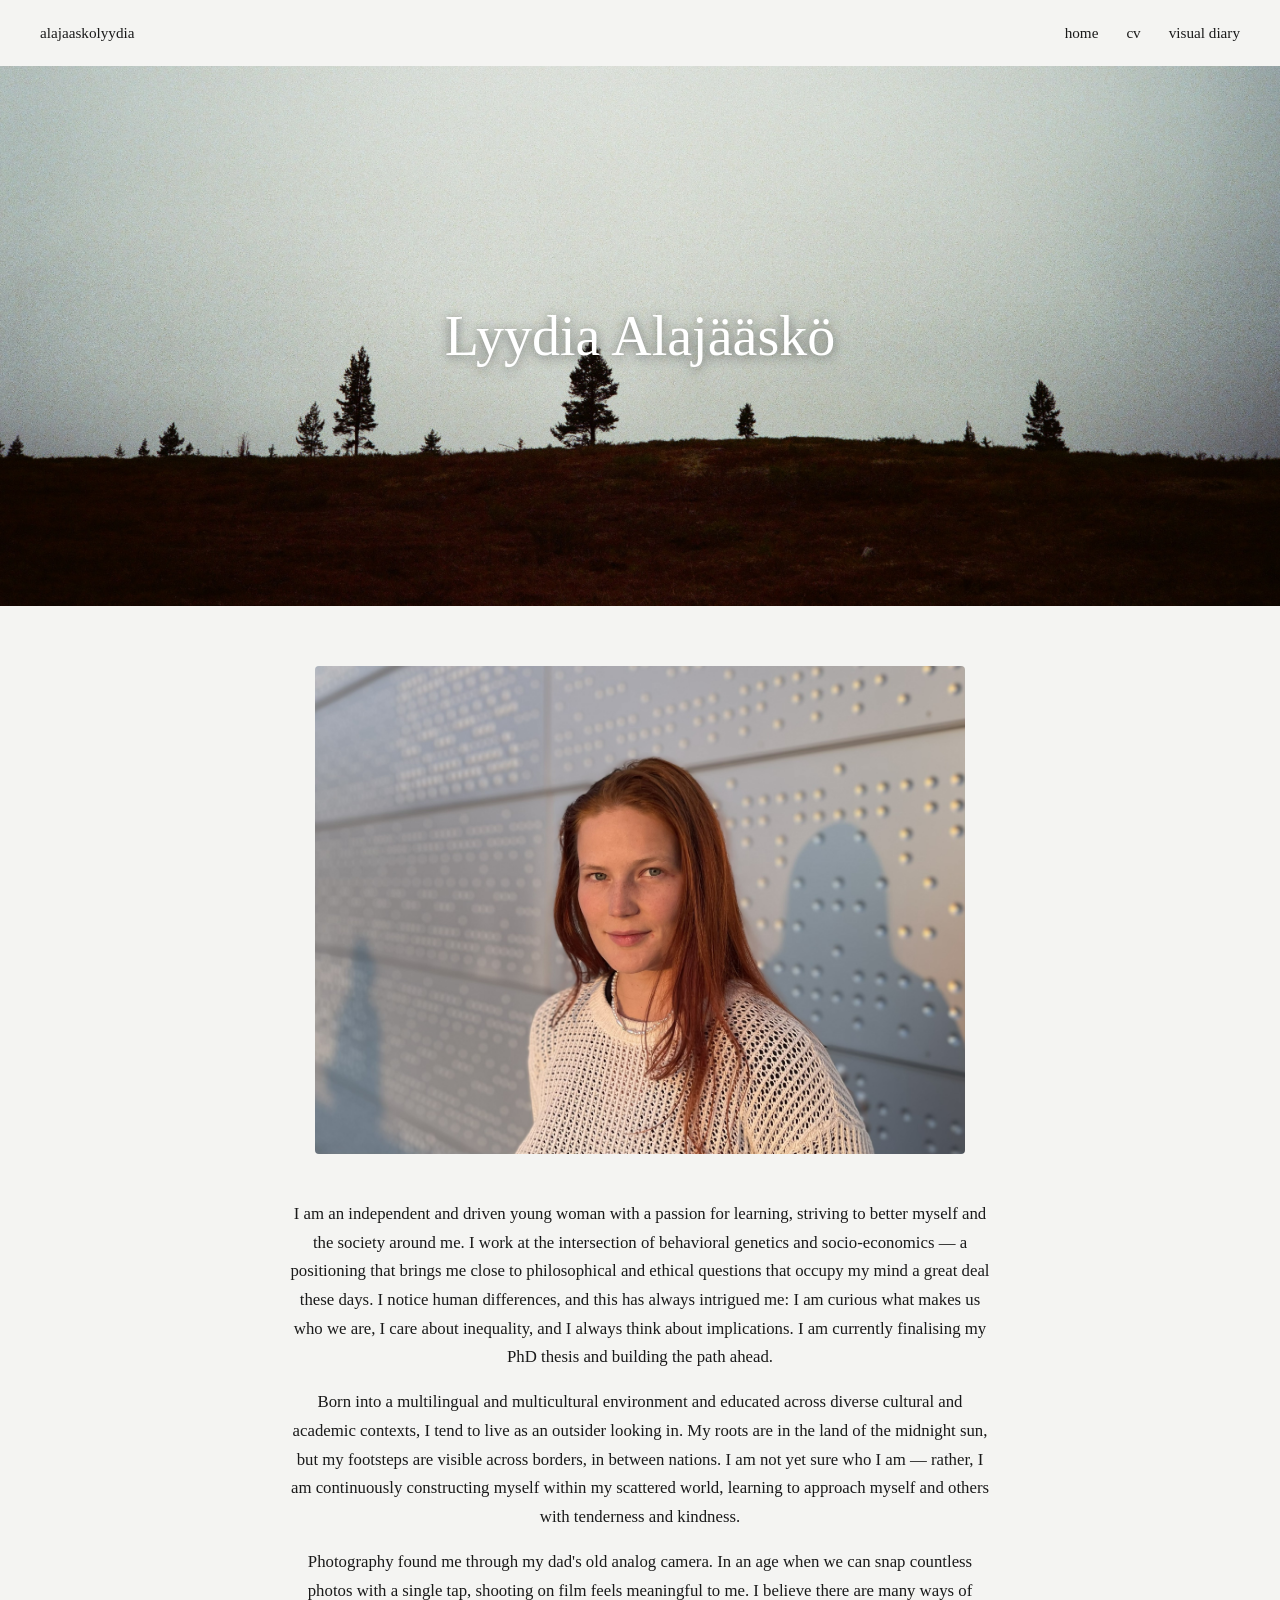
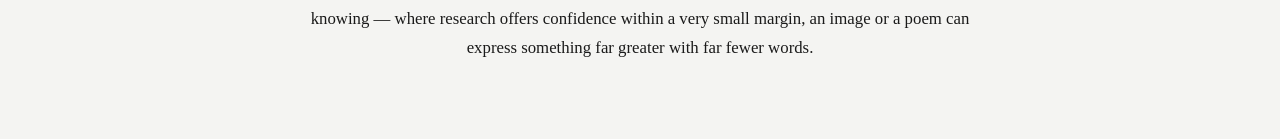
<file: index.html>
<!DOCTYPE html>
<html lang="en">
<head>
  <meta charset="UTF-8">
  <meta name="viewport" content="width=device-width, initial-scale=1">
  <title>Lyydia Alajääskö</title>
  <link rel="stylesheet" href="style.css">
</head>
<body>

  <header>
    <div class="site-title">alajaaskolyydia</div>
    <nav>
      <a href="index.html">home</a>
      <a href="cv.html">cv</a>
      <a href="visual-diary.html">visual diary</a>
    </nav>
  </header>

  <section class="hero">
    <h1>Lyydia Alajääskö</h1>
  </section>

  <section class="bio">
    <img class="bio-photo" src="images/home/portrait.jpg" alt="Lyydia Alajääskö">
    <div class="bio-text">
      <p> I am an independent and driven young woman with a passion for learning, striving to better myself and the society around me. I work at the intersection of behavioral genetics and socio-economics — a positioning that brings me close to philosophical and ethical questions that occupy my mind a great deal these days. I notice human differences, and this has always intrigued me: I am curious what makes us who we are, I care about inequality, and I always think about implications. I am currently finalising my PhD thesis and building the path ahead. </p>

      </p> Born into a multilingual and multicultural environment and educated across diverse cultural and academic contexts, I tend to live as an outsider looking in. My roots are in the land of the midnight sun, but my footsteps are visible across borders, in between nations. I am not yet sure who I am — rather, I am continuously constructing myself within my scattered world, learning to approach myself and others with tenderness and kindness. </p>

      </p> Photography found me through my dad's old analog camera. In an age when we can snap countless photos with a single tap, shooting on film feels meaningful to me. I believe there are many ways of knowing — where research offers confidence within a very small margin, an image or a poem can express something far greater with far fewer words. </p>
    </div>
  </section>

</body>
</html>
</file>
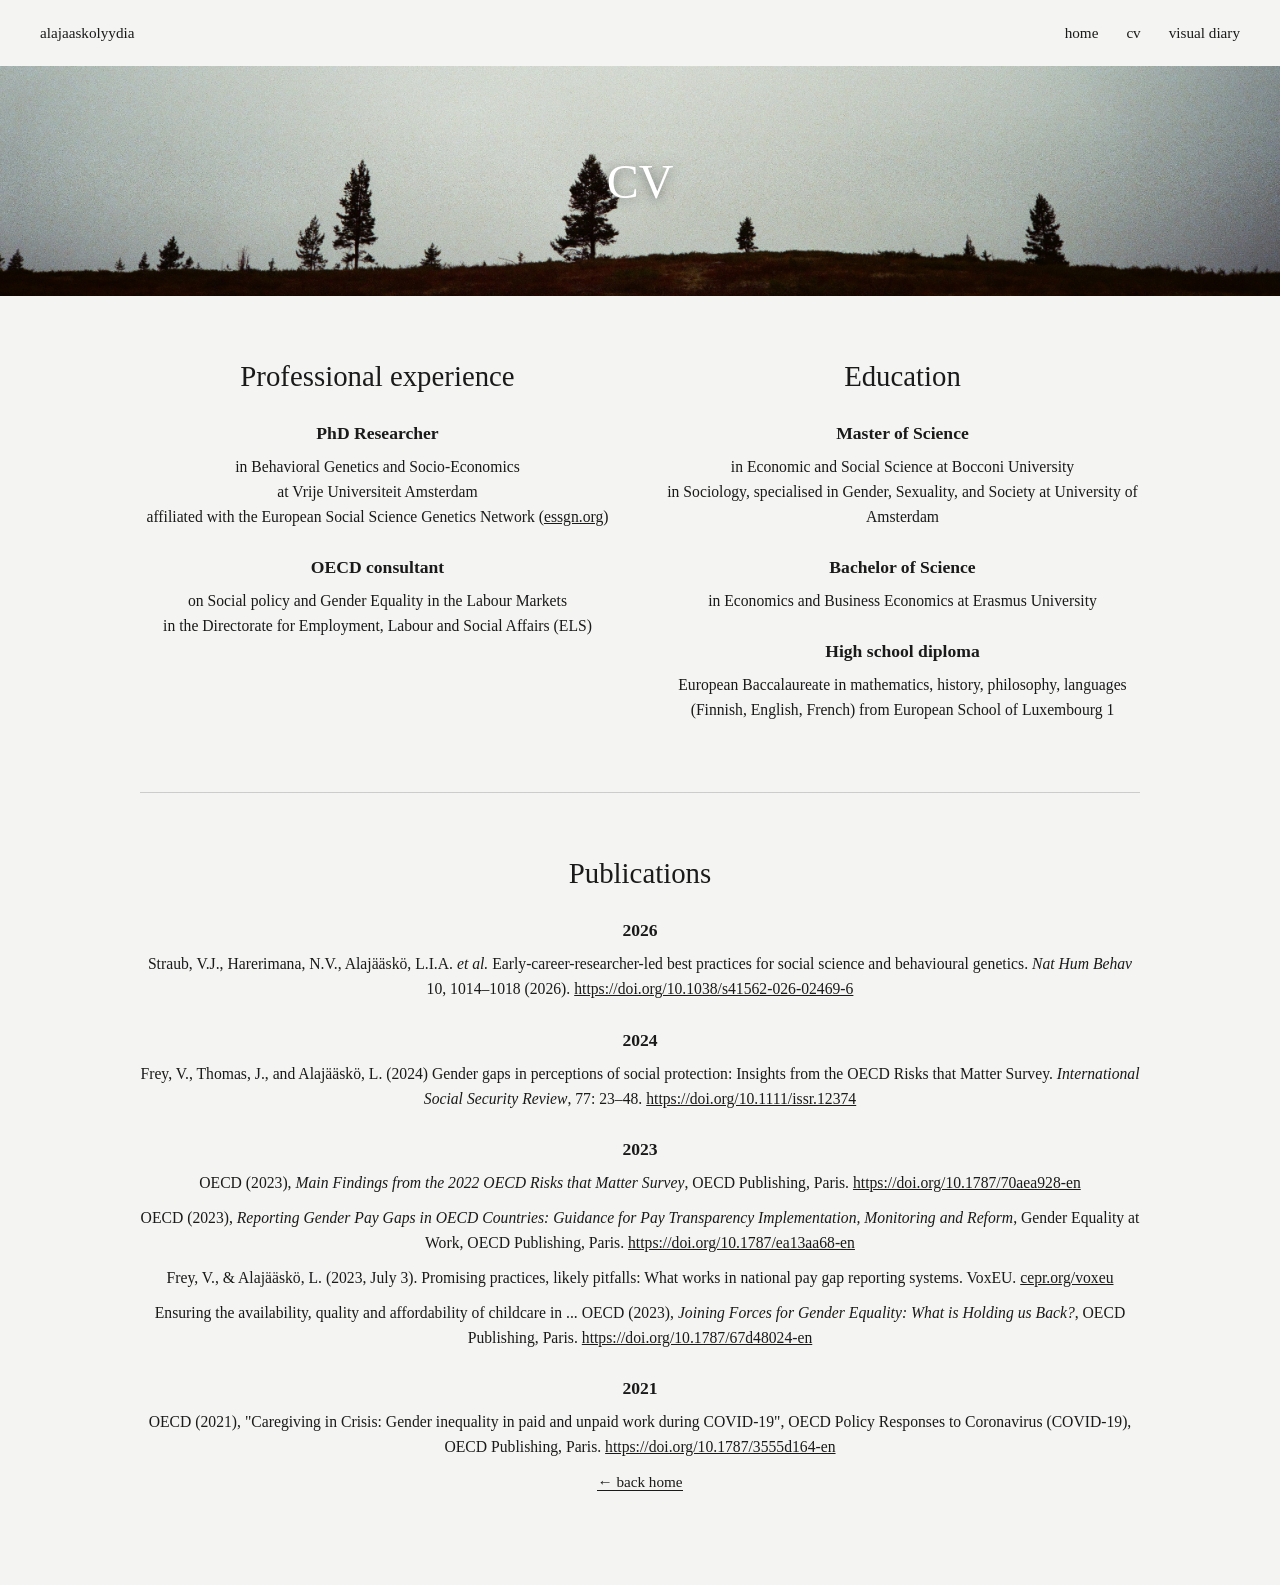
<file: cv.html>
<!DOCTYPE html>
<html lang="en">
<head>
  <meta charset="UTF-8">
  <meta name="viewport" content="width=device-width, initial-scale=1">
  <title>CV — Lyydia Alajääskö</title>
  <link rel="stylesheet" href="style.css">
</head>
<body>

  <header>
    <div class="site-title">alajaaskolyydia</div>
    <nav>
      <a href="index.html">home</a>
      <a href="cv.html">cv</a>
      <a href="visual-diary.html">visual diary</a>
    </nav>
  </header>

  <section class="cv-banner">
    <h1>CV</h1>
  </section>

  <section class="cv">
    <div class="cv-columns">

      <div class="cv-col">
        <h2>Professional experience</h2>

        <h3>PhD Researcher</h3>
        <p>in Behavioral Genetics and Socio-Economics<br>
        at Vrije Universiteit Amsterdam<br>
        affiliated with the European Social Science Genetics Network
        (<a href="https://essgn.org/" target="_blank" rel="noopener">essgn.org</a>)</p>

        <h3>OECD consultant</h3>
        <p>on Social policy and Gender Equality in the Labour Markets<br>
        in the Directorate for Employment, Labour and Social Affairs (ELS)</p>
      </div>

      <div class="cv-col">
        <h2>Education</h2>

        <h3>Master of Science</h3>
        <p>in Economic and Social Science at Bocconi University<br>
        in Sociology, specialised in Gender, Sexuality, and Society at University of Amsterdam</p>

        <h3>Bachelor of Science</h3>
        <p>in Economics and Business Economics at Erasmus University</p>

        <h3>High school diploma</h3>
        <p>European Baccalaureate in mathematics, history, philosophy, languages
        (Finnish, English, French) from European School of Luxembourg 1</p>
      </div>

    </div>

    <div class="cv-publications">
      <h2>Publications</h2>

      <h3>2026</h3>
      <p>Straub, V.J., Harerimana, N.V., Alajääskö, L.I.A. <em>et al.</em>
      Early-career-researcher-led best practices for social science and behavioural genetics.
      <em>Nat Hum Behav</em> 10, 1014–1018 (2026).
      <a href="https://doi.org/10.1038/s41562-026-02469-6" target="_blank" rel="noopener">https://doi.org/10.1038/s41562-026-02469-6</a></p>

      <h3>2024</h3>
      <p>Frey, V., Thomas, J., and Alajääskö, L. (2024) Gender gaps in perceptions of social
      protection: Insights from the OECD Risks that Matter Survey.
      <em>International Social Security Review</em>, 77: 23–48.
      <a href="https://doi.org/10.1111/issr.12374" target="_blank" rel="noopener">https://doi.org/10.1111/issr.12374</a></p>

      <h3>2023</h3>
      <p>OECD (2023), <em>Main Findings from the 2022 OECD Risks that Matter Survey</em>,
      OECD Publishing, Paris.
      <a href="https://doi.org/10.1787/70aea928-en" target="_blank" rel="noopener">https://doi.org/10.1787/70aea928-en</a></p>

      <p>OECD (2023), <em>Reporting Gender Pay Gaps in OECD Countries: Guidance for Pay
      Transparency Implementation, Monitoring and Reform</em>, Gender Equality at Work,
      OECD Publishing, Paris.
      <a href="https://doi.org/10.1787/ea13aa68-en" target="_blank" rel="noopener">https://doi.org/10.1787/ea13aa68-en</a></p>

      <p>Frey, V., &amp; Alajääskö, L. (2023, July 3). Promising practices, likely pitfalls:
      What works in national pay gap reporting systems. VoxEU.
      <a href="https://cepr.org/voxeu/columns/promising-practices-likely-pitfalls-what-works-national-pay-gap-reporting-systems" target="_blank" rel="noopener">cepr.org/voxeu</a></p>

      <p>Ensuring the availability, quality and affordability of childcare in ... OECD (2023), <em>Joining Forces for Gender Equality: What is Holding us Back?</em>,
      OECD Publishing, Paris.
      <a href="https://doi.org/10.1787/67d48024-en" target="_blank" rel="noopener">https://doi.org/10.1787/67d48024-en</a>
      <br><span style="color:#c99;"></p>

      <h3>2021</h3>
      <p>OECD (2021), "Caregiving in Crisis: Gender inequality in paid and unpaid work during
      COVID-19", OECD Policy Responses to Coronavirus (COVID-19), OECD Publishing, Paris.
      <a href="https://doi.org/10.1787/3555d164-en" target="_blank" rel="noopener">https://doi.org/10.1787/3555d164-en</a></p>
    </div>

    <p class="back-wrap"><a class="back" href="index.html">← back home</a></p>

  </section>

</body>
</html>
</file>
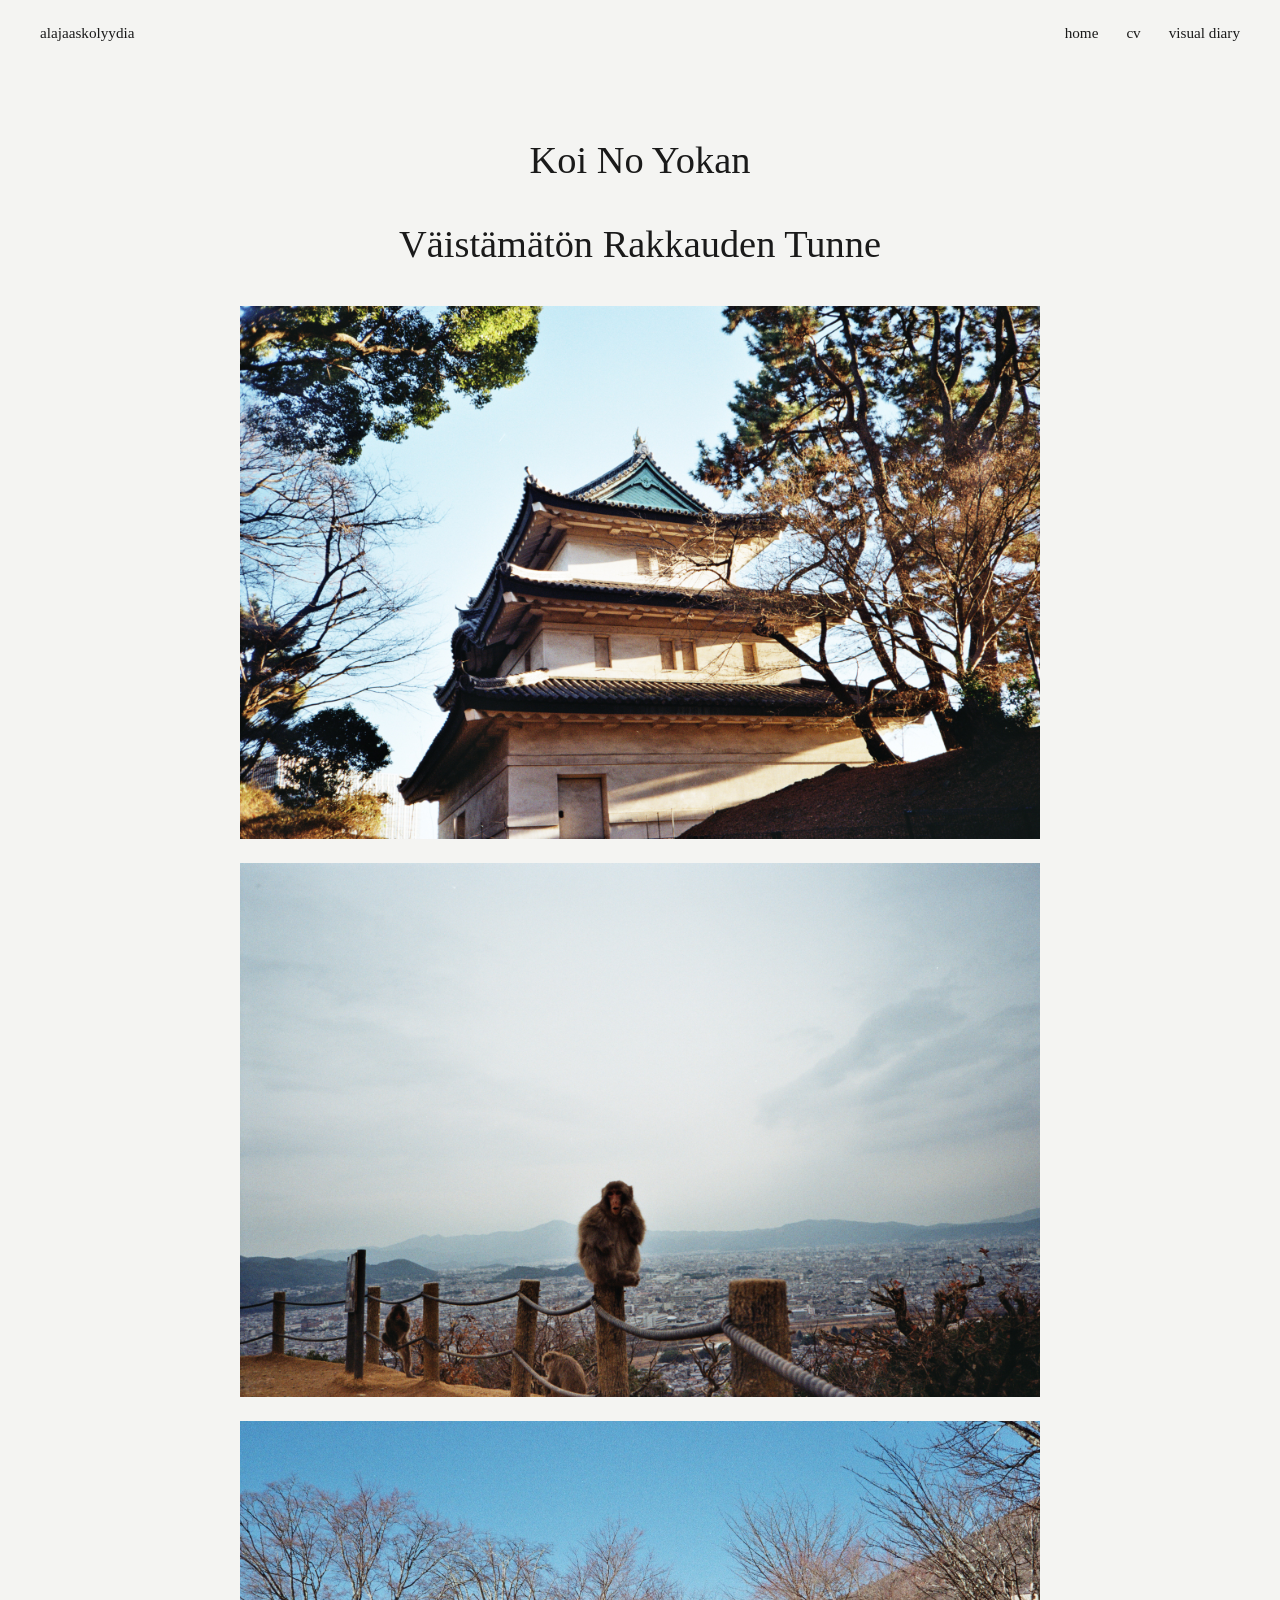
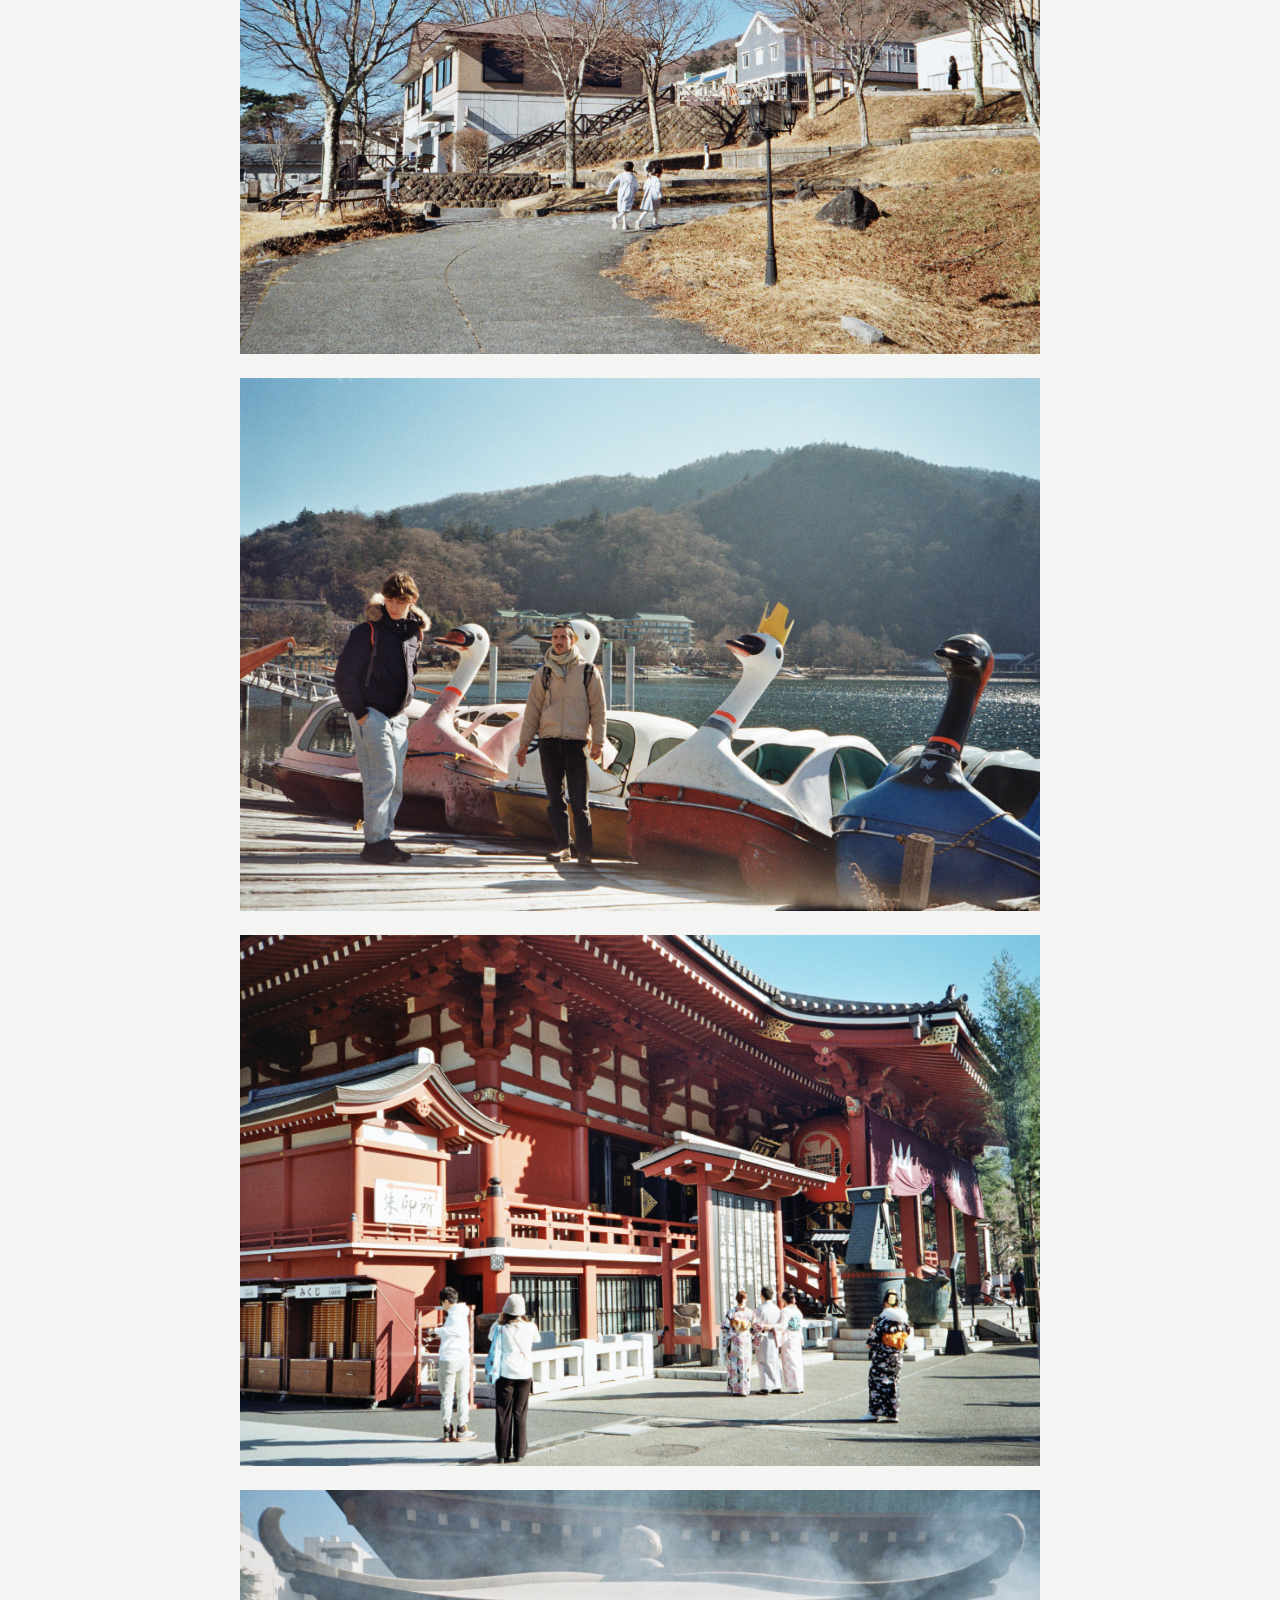
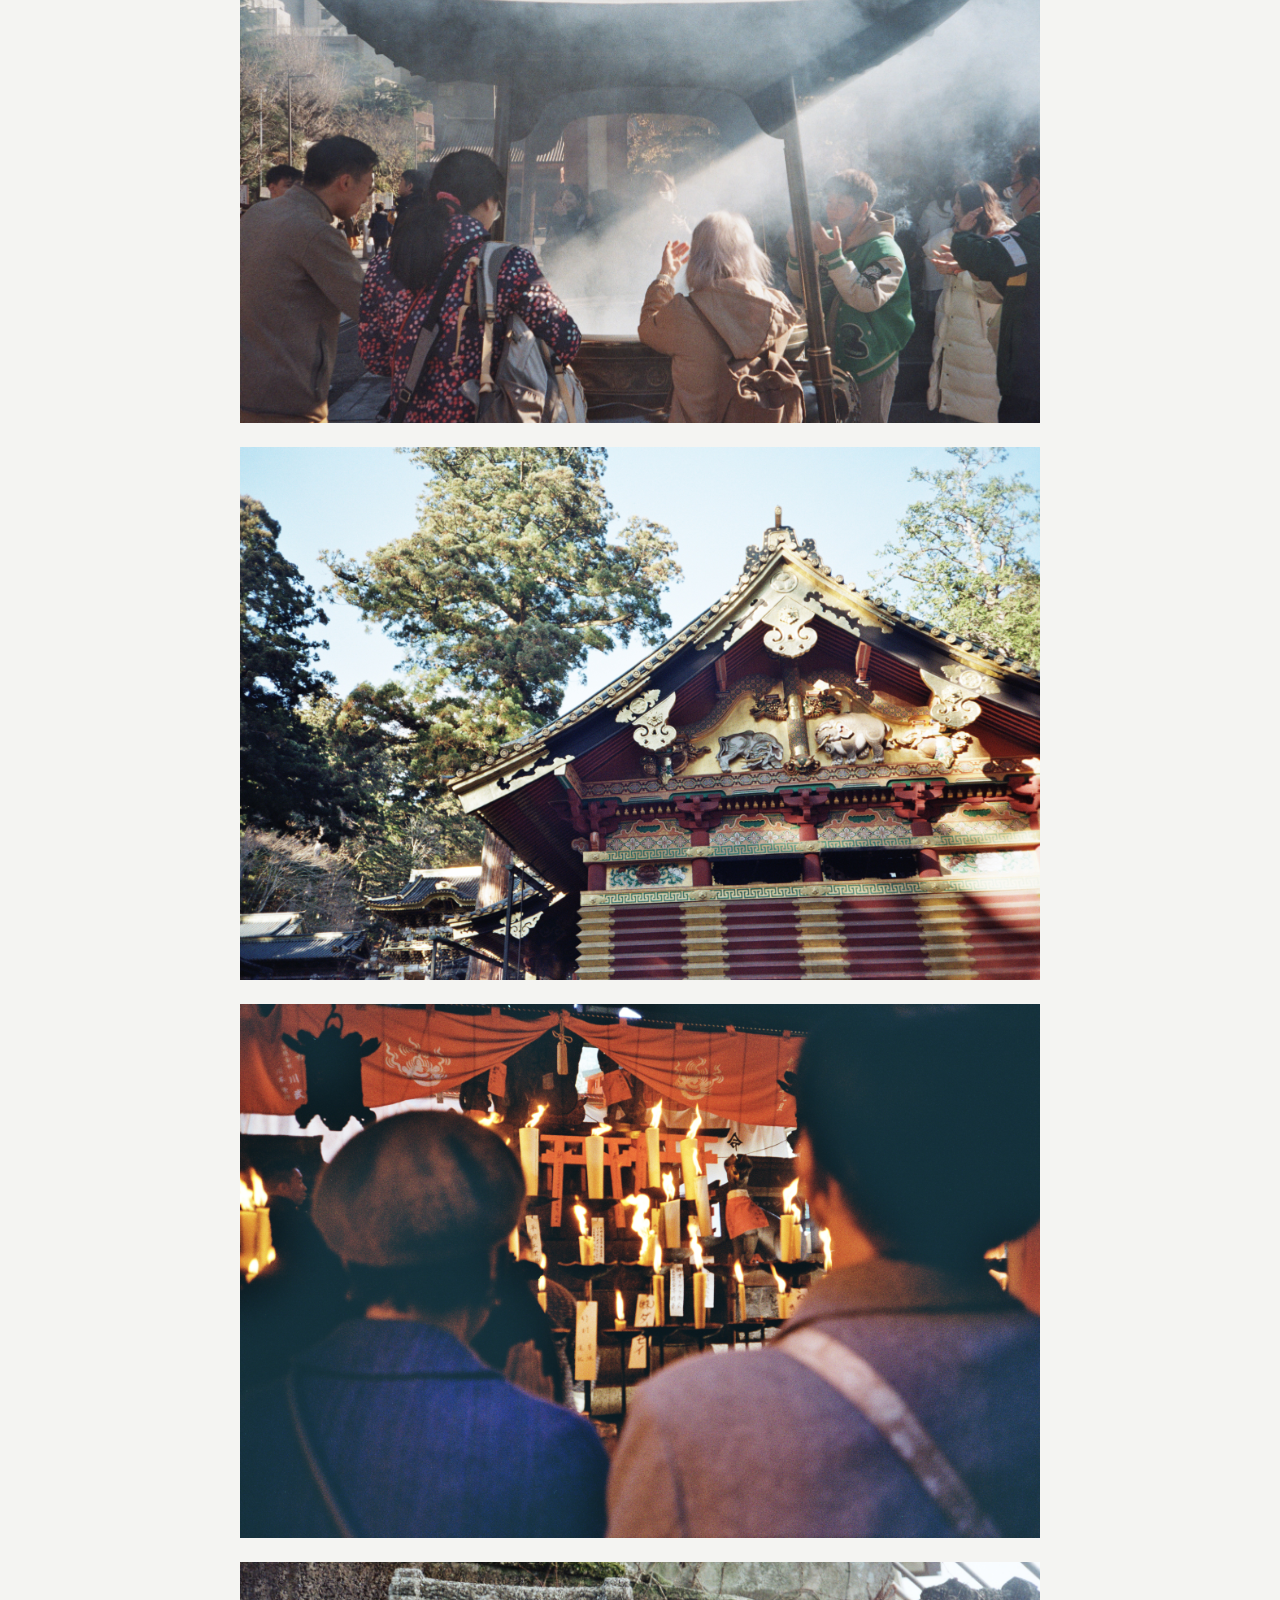
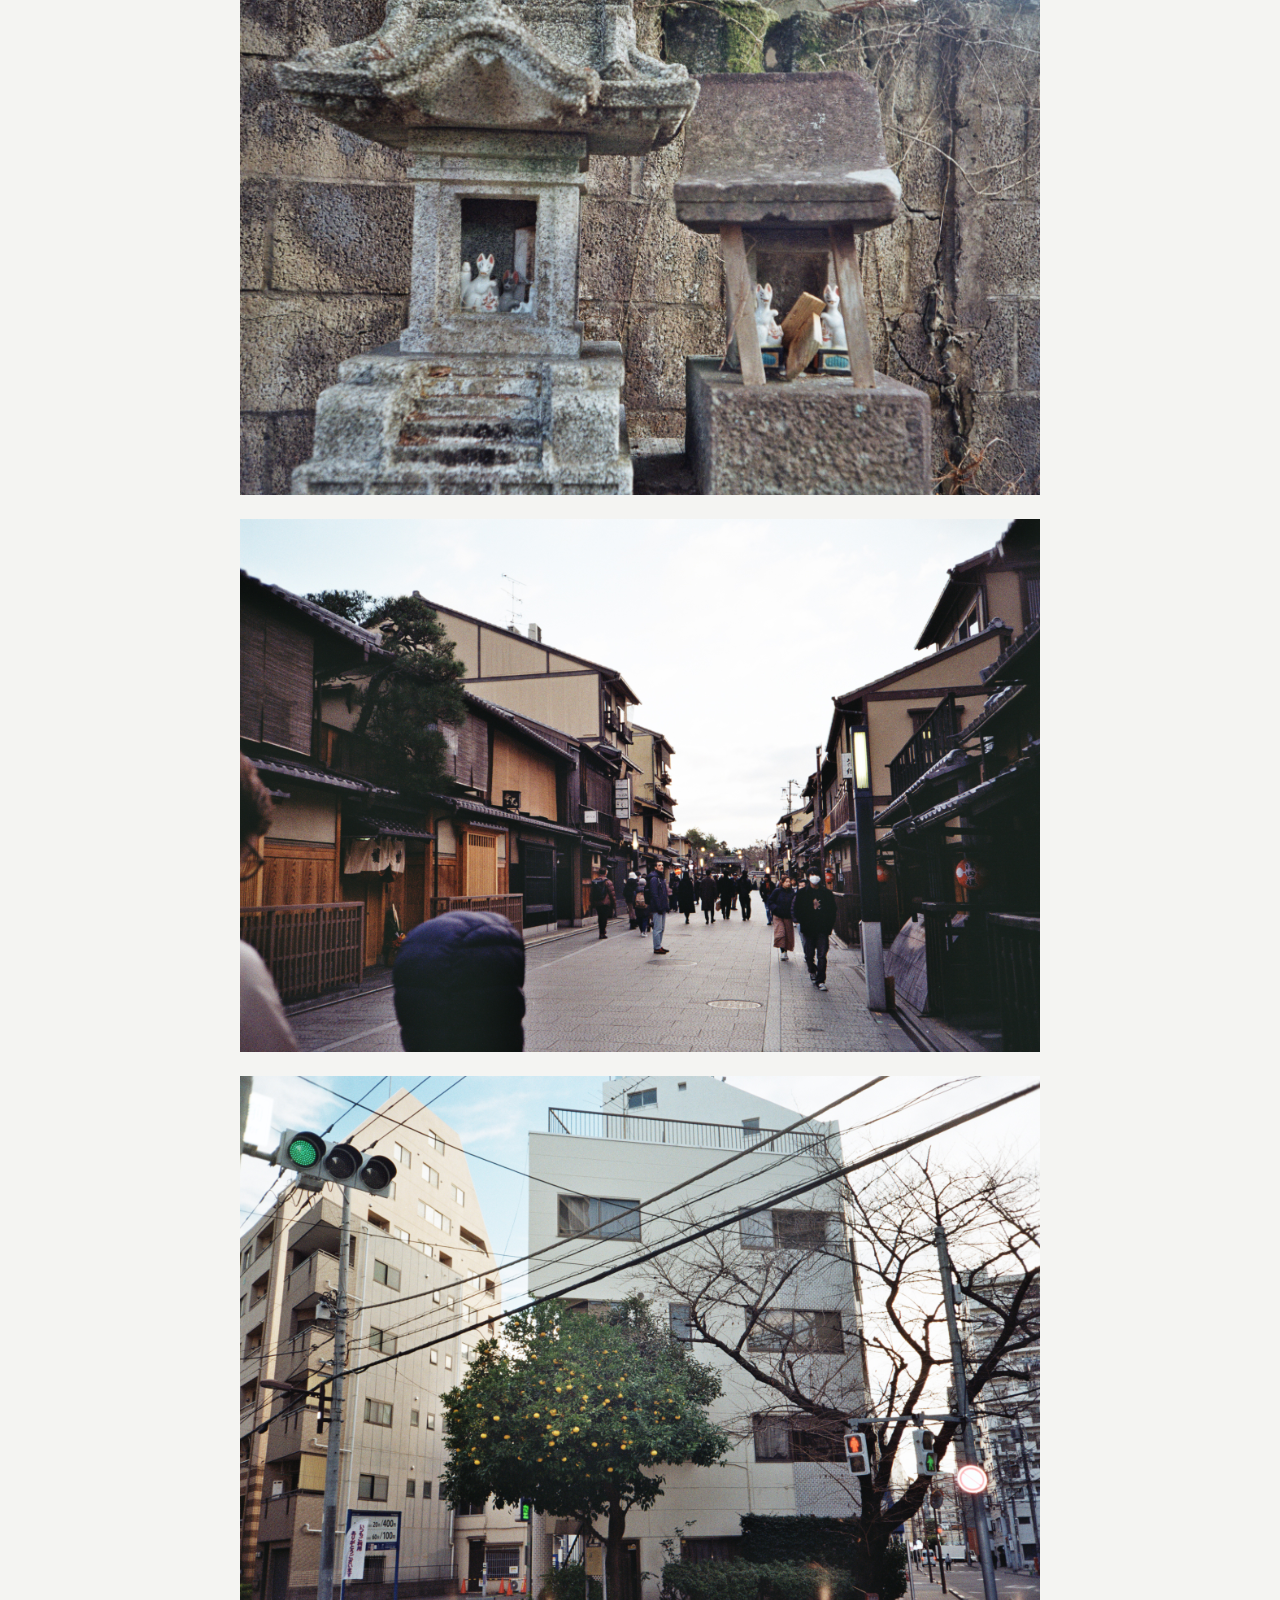
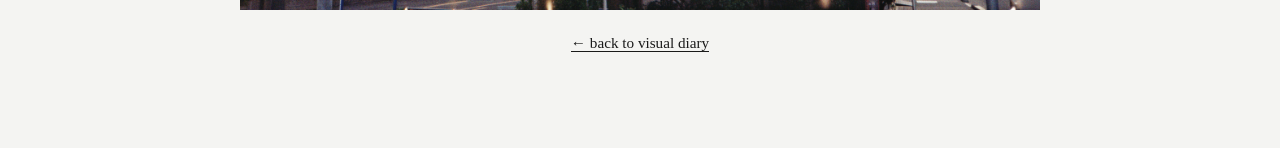
<file: koi-no-yokan.html>
<!DOCTYPE html>
<html lang="en">
<head>
  <meta charset="UTF-8">
  <meta name="viewport" content="width=device-width, initial-scale=1">
  <title>Koi No Yokan — Lyydia Alajääskö</title>
  <link rel="stylesheet" href="style.css">
</head>
<body>

  <header>
    <div class="site-title">alajaaskolyydia</div>
    <nav>
      <a href="index.html">home</a>
      <a href="cv.html">cv</a>
      <a href="visual-diary.html">visual diary</a>
    </nav>
  </header>

  <section class="theme">
    <h1>Koi No Yokan</h1>
    <h1>Väistämätön Rakkauden Tunne</h1>

    <img src="images/koi-no-yokan/img1.jpg" alt="">
    <img src="images/koi-no-yokan/img2.jpg" alt="">
    <img src="images/koi-no-yokan/img3.jpg" alt="">
    <img src="images/koi-no-yokan/img4.jpg" alt="">
    <img src="images/koi-no-yokan/img5.jpg" alt="">
    <img src="images/koi-no-yokan/img6.jpg" alt="">
    <img src="images/koi-no-yokan/img7.jpg" alt="">
    <img src="images/koi-no-yokan/img8.jpg" alt="">
    <img src="images/koi-no-yokan/img9.jpg" alt="">
    <img src="images/koi-no-yokan/img10.jpg" alt="">
    <img src="images/koi-no-yokan/img11.jpg" alt="">

    <p><a class="back" href="visual-diary.html">← back to visual diary</a></p>
  </section>

</body>
</html>
</file>
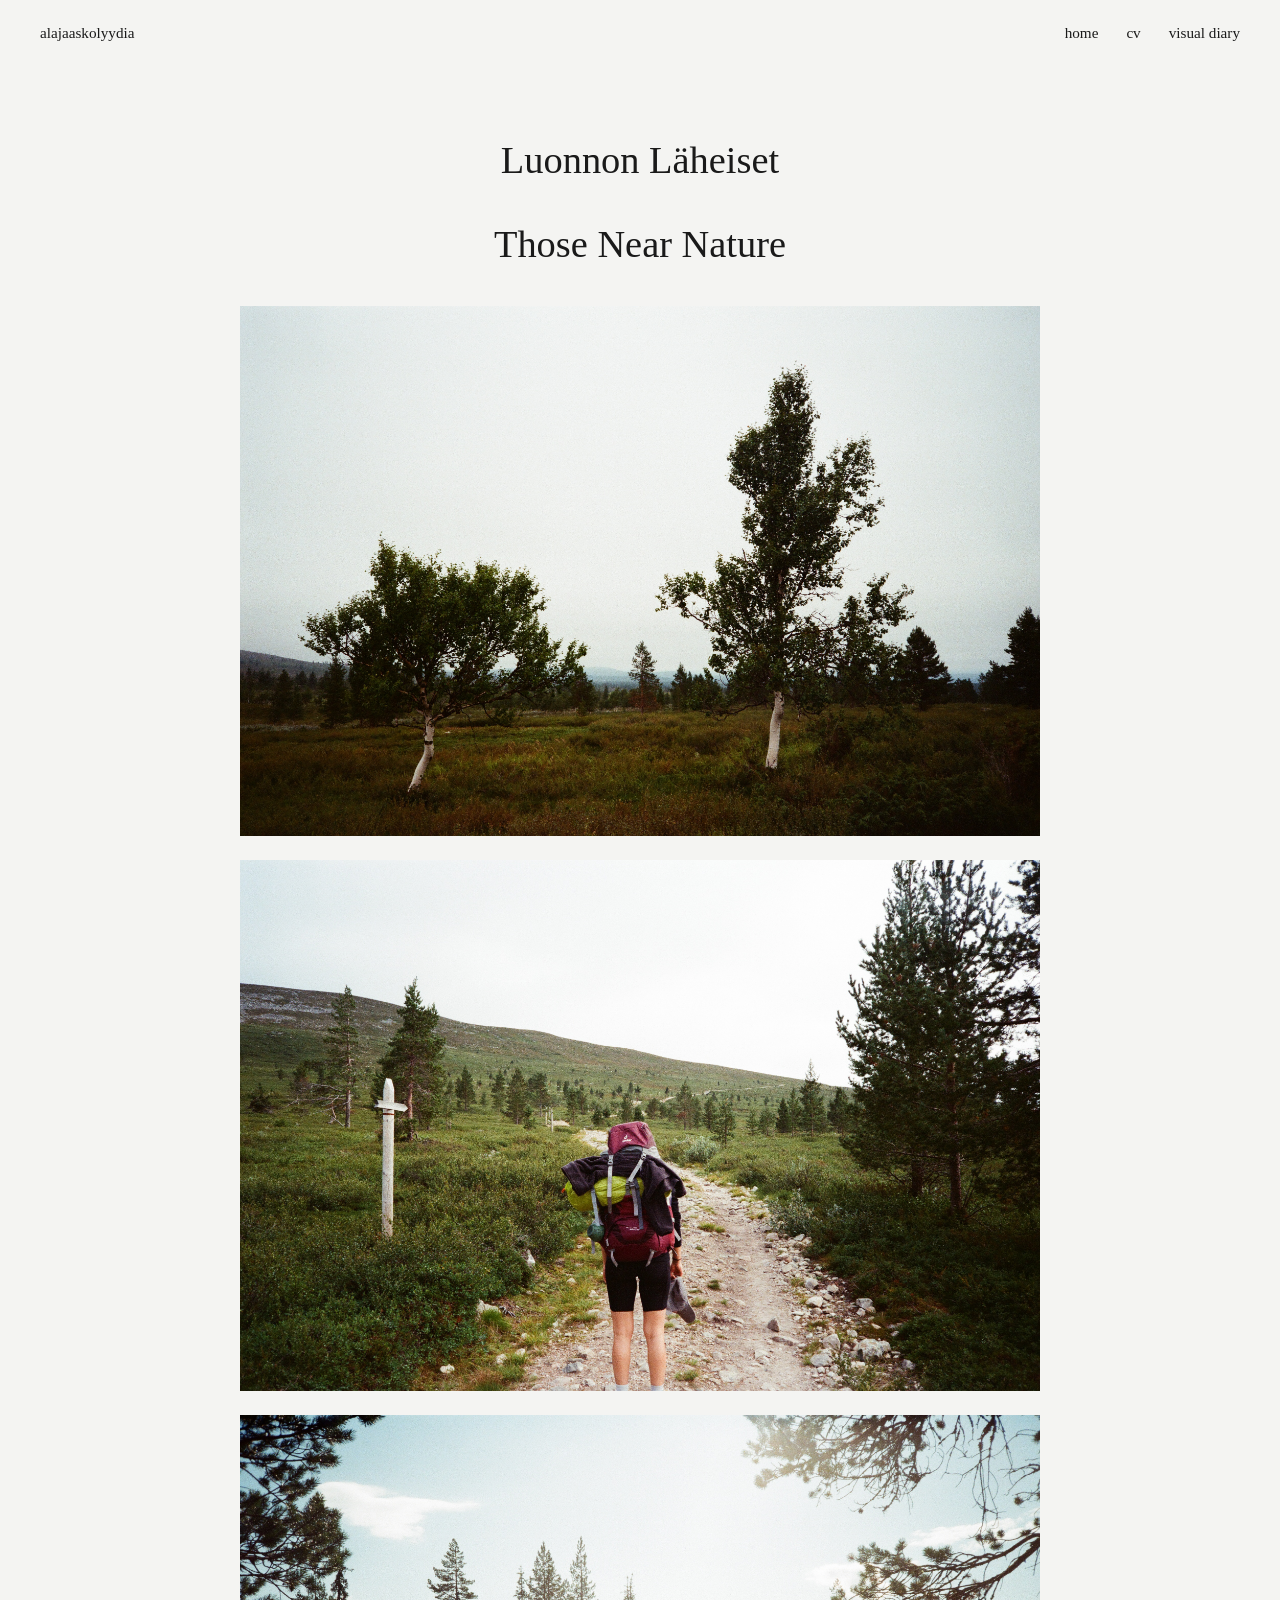
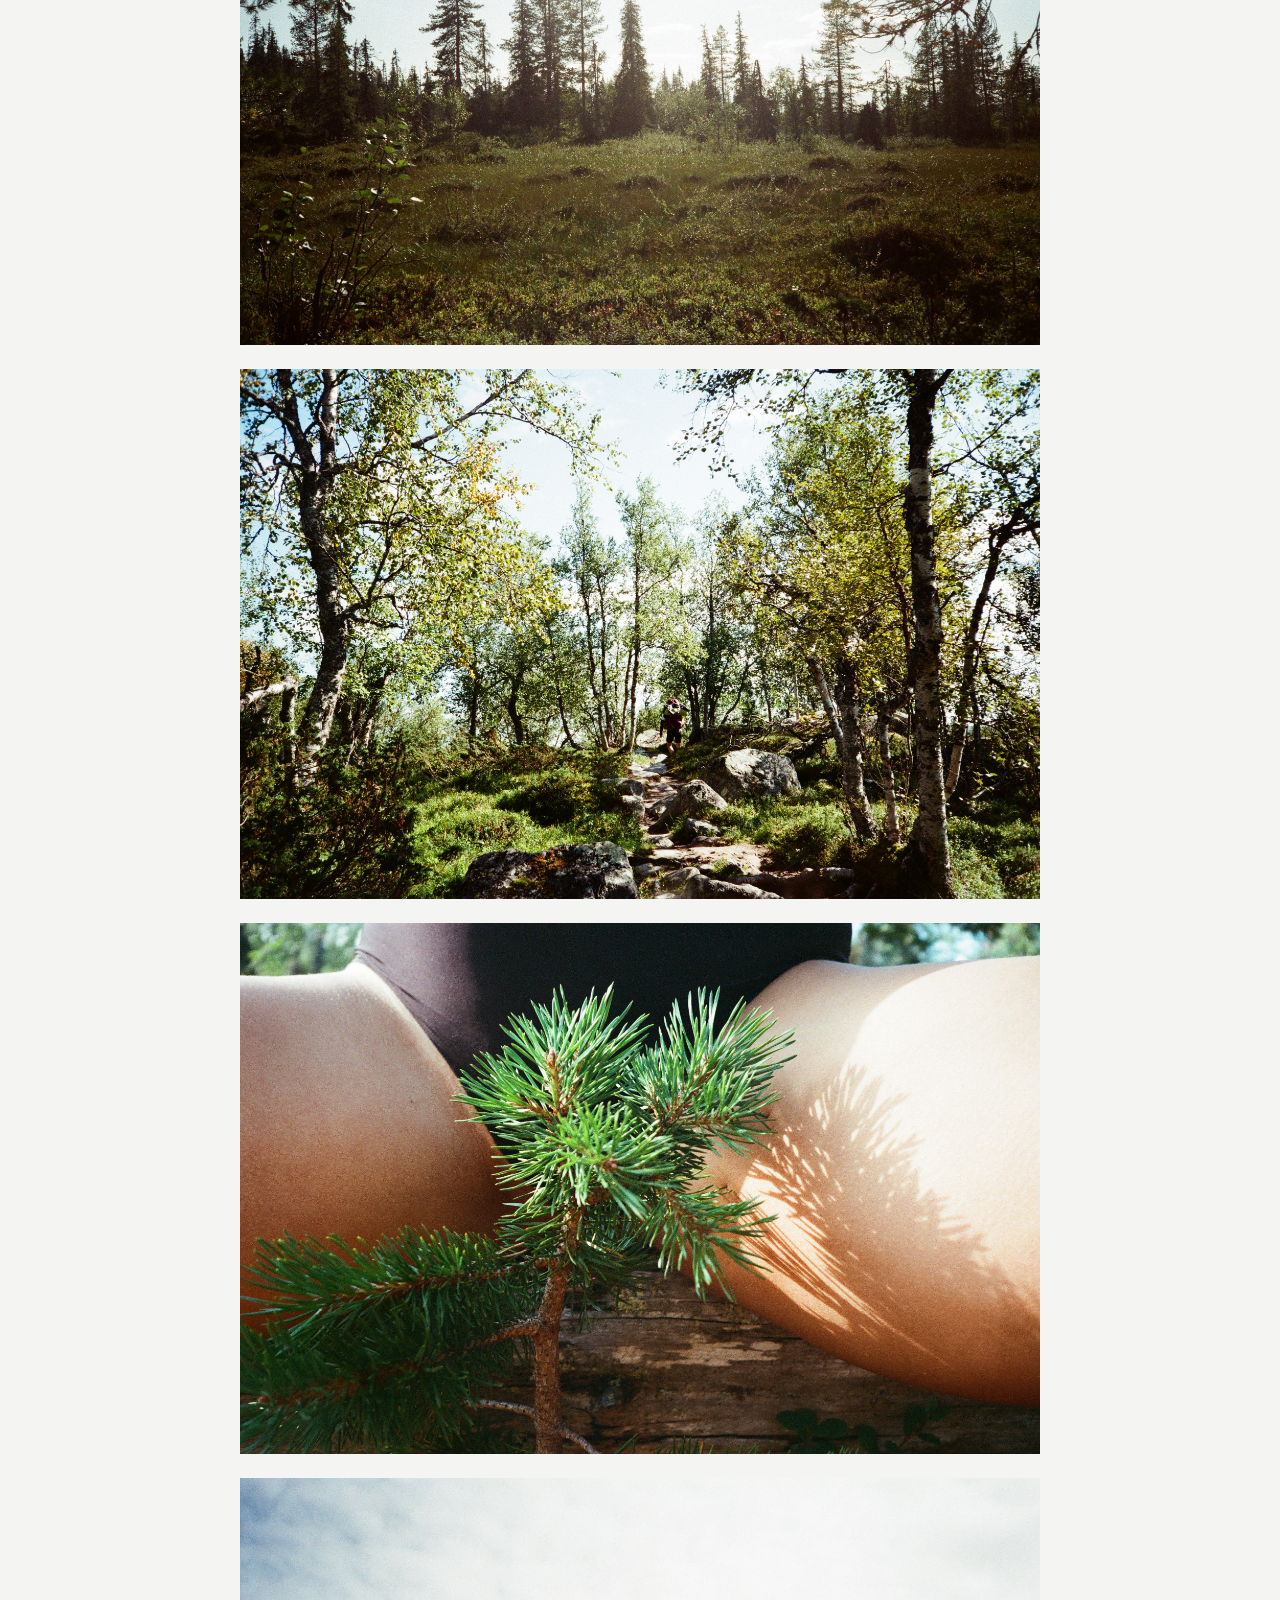
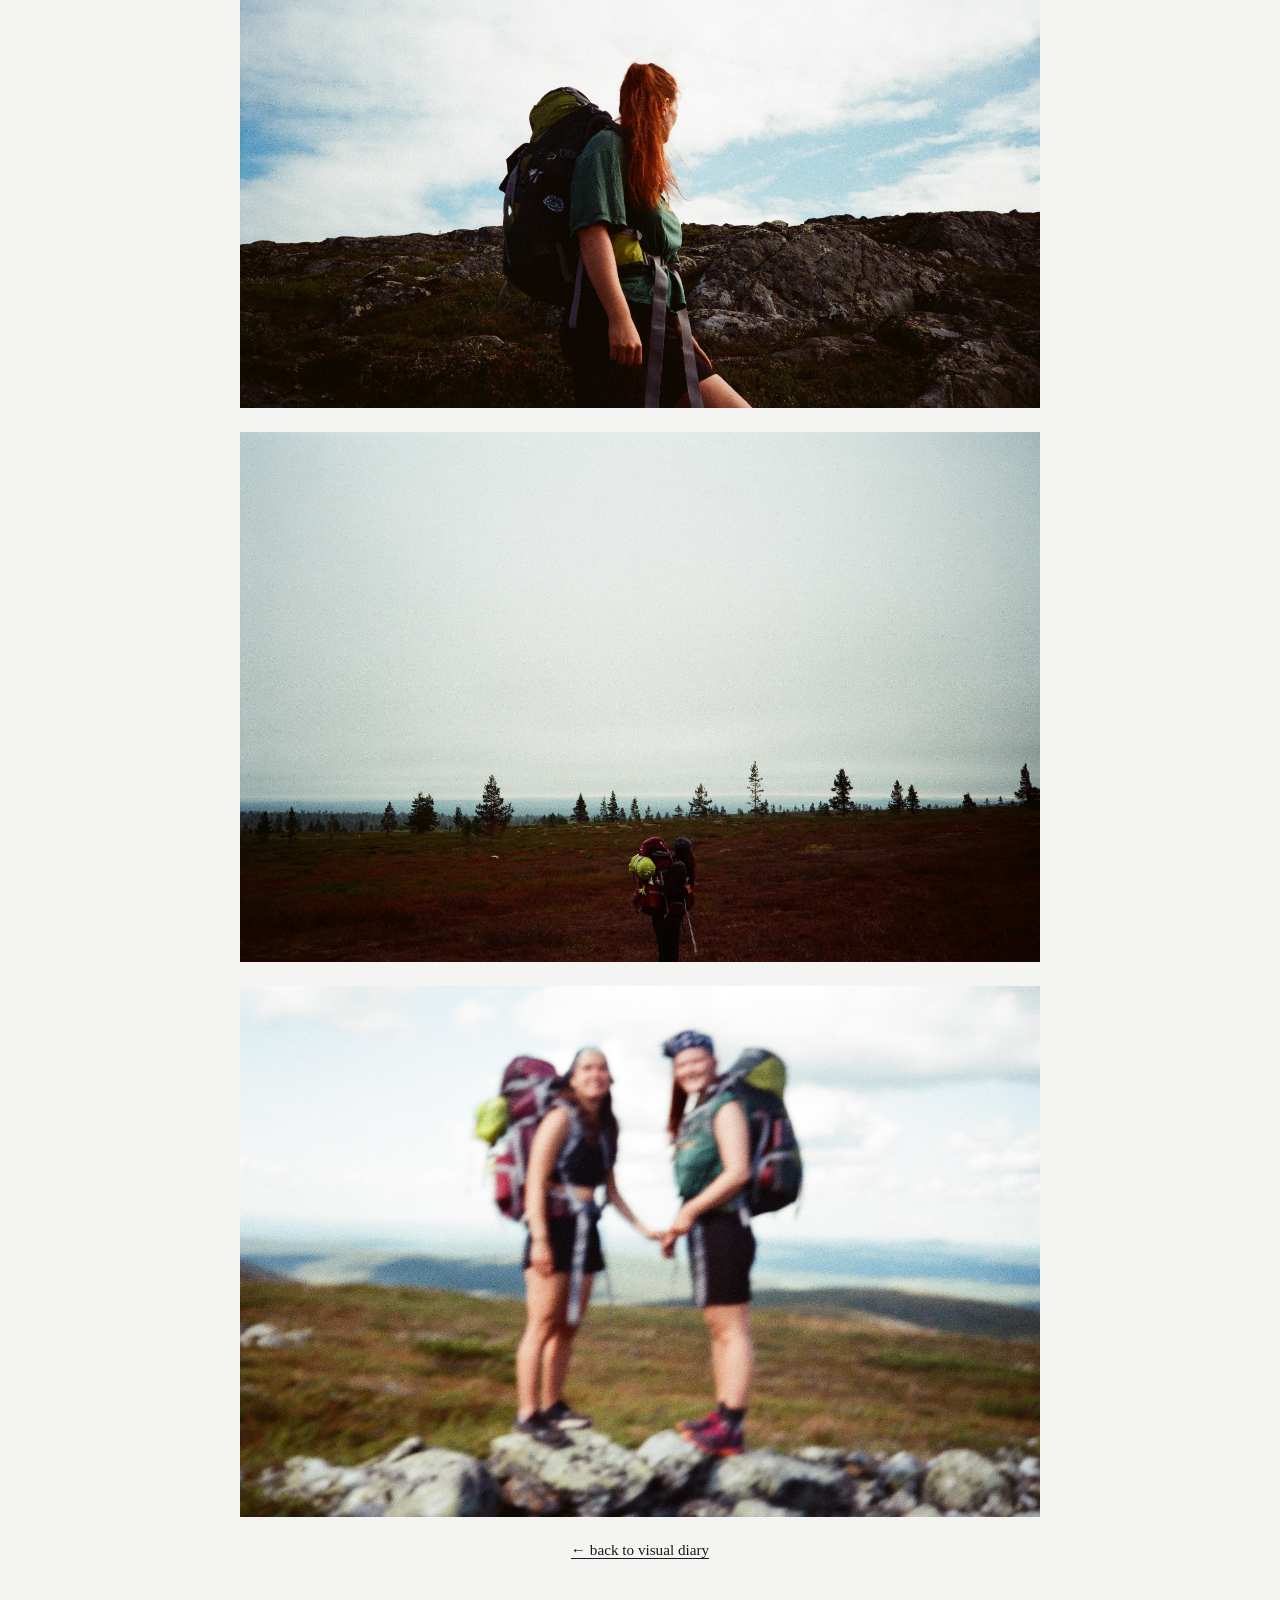
<file: luonnon-läheiset.html>
<!DOCTYPE html>
<html lang="en">
<head>
  <meta charset="UTF-8">
  <meta name="viewport" content="width=device-width, initial-scale=1">
  <title>Luonnon Läheiset — Lyydia Alajääskö</title>
  <link rel="stylesheet" href="style.css">
</head>
<body>

  <header>
    <div class="site-title">alajaaskolyydia</div>
    <nav>
      <a href="index.html">home</a>
      <a href="cv.html">cv</a>
      <a href="visual-diary.html">visual diary</a>
    </nav>
  </header>

  <section class="theme">
    <h1>Luonnon Läheiset</h1>
    <h1>Those Near Nature</h1>

    <img src="images/hetta-pallas/img1.jpg" alt="">
    <img src="images/hetta-pallas/img2.jpg" alt="">
    <img src="images/hetta-pallas/img3.jpg" alt="">
    <img src="images/hetta-pallas/img4.jpg" alt="">
    <img src="images/hetta-pallas/img5.jpg" alt="">
    <img src="images/hetta-pallas/img6.jpg" alt="">
    <img src="images/hetta-pallas/img7.jpg" alt="">
    <img src="images/hetta-pallas/img8.jpg" alt="">

    <p><a class="back" href="visual-diary.html">← back to visual diary</a></p>
  </section>

</body>
</html>
</file>
<file: style.css>
/* ===== Base ===== */
body {
  margin: 0;
  background: #f4f4f2;
  color: #1a1a1a;
  font-family: Georgia, 'Times New Roman', serif;
}

/* ===== Header ===== */
header {
  display: flex;
  justify-content: space-between;
  align-items: center;
  padding: 24px 40px;
  flex-wrap: wrap;
  gap: 12px;
}
.site-title {
  font-size: 0.95rem;
}
nav a {
  color: #1a1a1a;
  text-decoration: none;
  margin-left: 24px;
  font-size: 0.95rem;
}
nav a:hover {
  text-decoration: underline;
}

/* ===== Intro (homepage) ===== */
.intro {
  text-align: center;
  max-width: 900px;
  margin: 60px auto;
  padding: 0 20px;
}
.intro h1 {
  font-weight: normal;
  font-size: 2.2rem;
  line-height: 1.3;
}
.subtitle {
  font-weight: bold;
  font-size: 0.95rem;
  margin-top: 30px;
}

/* ===== Image grid (homepage) ===== */
.grid {
  display: grid;
  grid-template-columns: repeat(3, 1fr);
  gap: 16px;
  padding: 0 16px 40px;
}
.tile {
  position: relative;
  display: block;
  overflow: hidden;
  aspect-ratio: 1 / 1;
}
.tile img {
  width: 100%;
  height: 100%;
  object-fit: cover;
  display: block;
  transition: filter 0.4s ease;
}
.tile .title {
  position: absolute;
  top: 50%;
  left: 0;
  right: 0;
  transform: translateY(-50%);
  text-align: center;
  color: #fff;                 /* stays white — sits over darkened image */
  font-size: 1.6rem;
  opacity: 0;
  transition: opacity 0.4s ease;
  pointer-events: none;
  padding: 0 10px;
}
.tile:hover img { filter: brightness(0.4); }
.tile:hover .title { opacity: 1; }

/* Phones: no hover, so darken slightly and always show the title */
@media (hover: none) {
  .tile img { filter: brightness(0.55); }
  .tile .title { opacity: 1; }
}
@media (max-width: 600px) {
  .grid { grid-template-columns: 1fr; }
}

/* ===== Theme pages (vertical photo stack) ===== */
.theme {
  max-width: 800px;
  margin: 0 auto;
  padding: 40px 20px 80px;
  text-align: center;
}
.theme h1 {
  font-weight: normal;
  font-size: 2.4rem;
  margin-bottom: 40px;
}
.theme img {
  width: 100%;
  display: block;
  margin: 0 auto 24px;
}

/* ===== Back link (shared) ===== */
.back {
  color: #1a1a1a;
  text-decoration: none;
  font-size: 0.95rem;
  border-bottom: 1px solid #1a1a1a;
}
.back-wrap {
  text-align: center;
  margin-top: 50px;
}

/* ===== CV page ===== */
.cv {
  max-width: 1000px;
  margin: 0 auto;
  padding: 40px 20px 80px;
}
.cv-page-title {
  text-align: center;
  font-weight: normal;
  font-size: 3rem;
  margin-bottom: 50px;
}
.cv-columns {
  display: grid;
  grid-template-columns: 1fr 1fr;
  gap: 50px;
  margin-bottom: 60px;
}
.cv h2 {
  text-align: center;
  font-weight: normal;
  font-size: 1.8rem;
  margin-bottom: 30px;
}
.cv h3 {
  text-align: center;
  font-size: 1.1rem;
  margin: 28px 0 10px;
}
.cv p {
  text-align: center;
  line-height: 1.6;
  font-size: 0.98rem;
  margin: 0 0 10px;
}
.cv a {
  color: #1a1a1a;
}
.cv-publications {
  border-top: 1px solid #ccc;
  padding-top: 40px;
}
.note {
  color: #b23;
}
@media (max-width: 600px) {
  .cv-columns { grid-template-columns: 1fr; gap: 30px; }
}

/* ===== Home hero (background behind title) ===== */
.hero {
  background-image: url('images/home/hero.jpg');
  background-size: cover;
  background-position: center bottom;
  min-height: 60vh;
  display: flex;
  align-items: center;
  justify-content: center;
}
.hero h1 {
  color: #fff;
  font-weight: normal;
  font-size: 3.5rem;
  text-align: center;
  text-shadow: 0 2px 12px rgba(0,0,0,0.5);
  padding: 0 20px;
}

/* ===== Home bio ===== */
.bio {
  max-width: 700px;
  margin: 60px auto;
  padding: 0 20px;
  display: flex;
  flex-direction: column;
  align-items: center;
  gap: 30px;
  text-align: center;
}
.bio-photo {
  width: 650px;
  height: auto;
  object-fit: contain;
  border-radius: 4px;
  flex-shrink: 0;
}
.bio-text {
  font-size: 1.05rem;
  line-height: 1.7;
}
@media (max-width: 600px) {
  .bio { flex-direction: column; text-align: center; }
  .hero h1 { font-size: 2.4rem; }
}

/* ===== CV banner (thin hero) ===== */
.cv-banner {
  background-image: url('images/home/hero.jpg');
  background-size: cover;
  background-position: center 80%;
  min-height: 230px;
  display: flex;
  align-items: center;
  justify-content: center;
}
.cv-banner h1 {
  color: #fff;
  font-weight: normal;
  font-size: 3rem;
  text-shadow: 0 2px 12px rgba(0,0,0,0.5);
  margin: 0;
}
</file>
